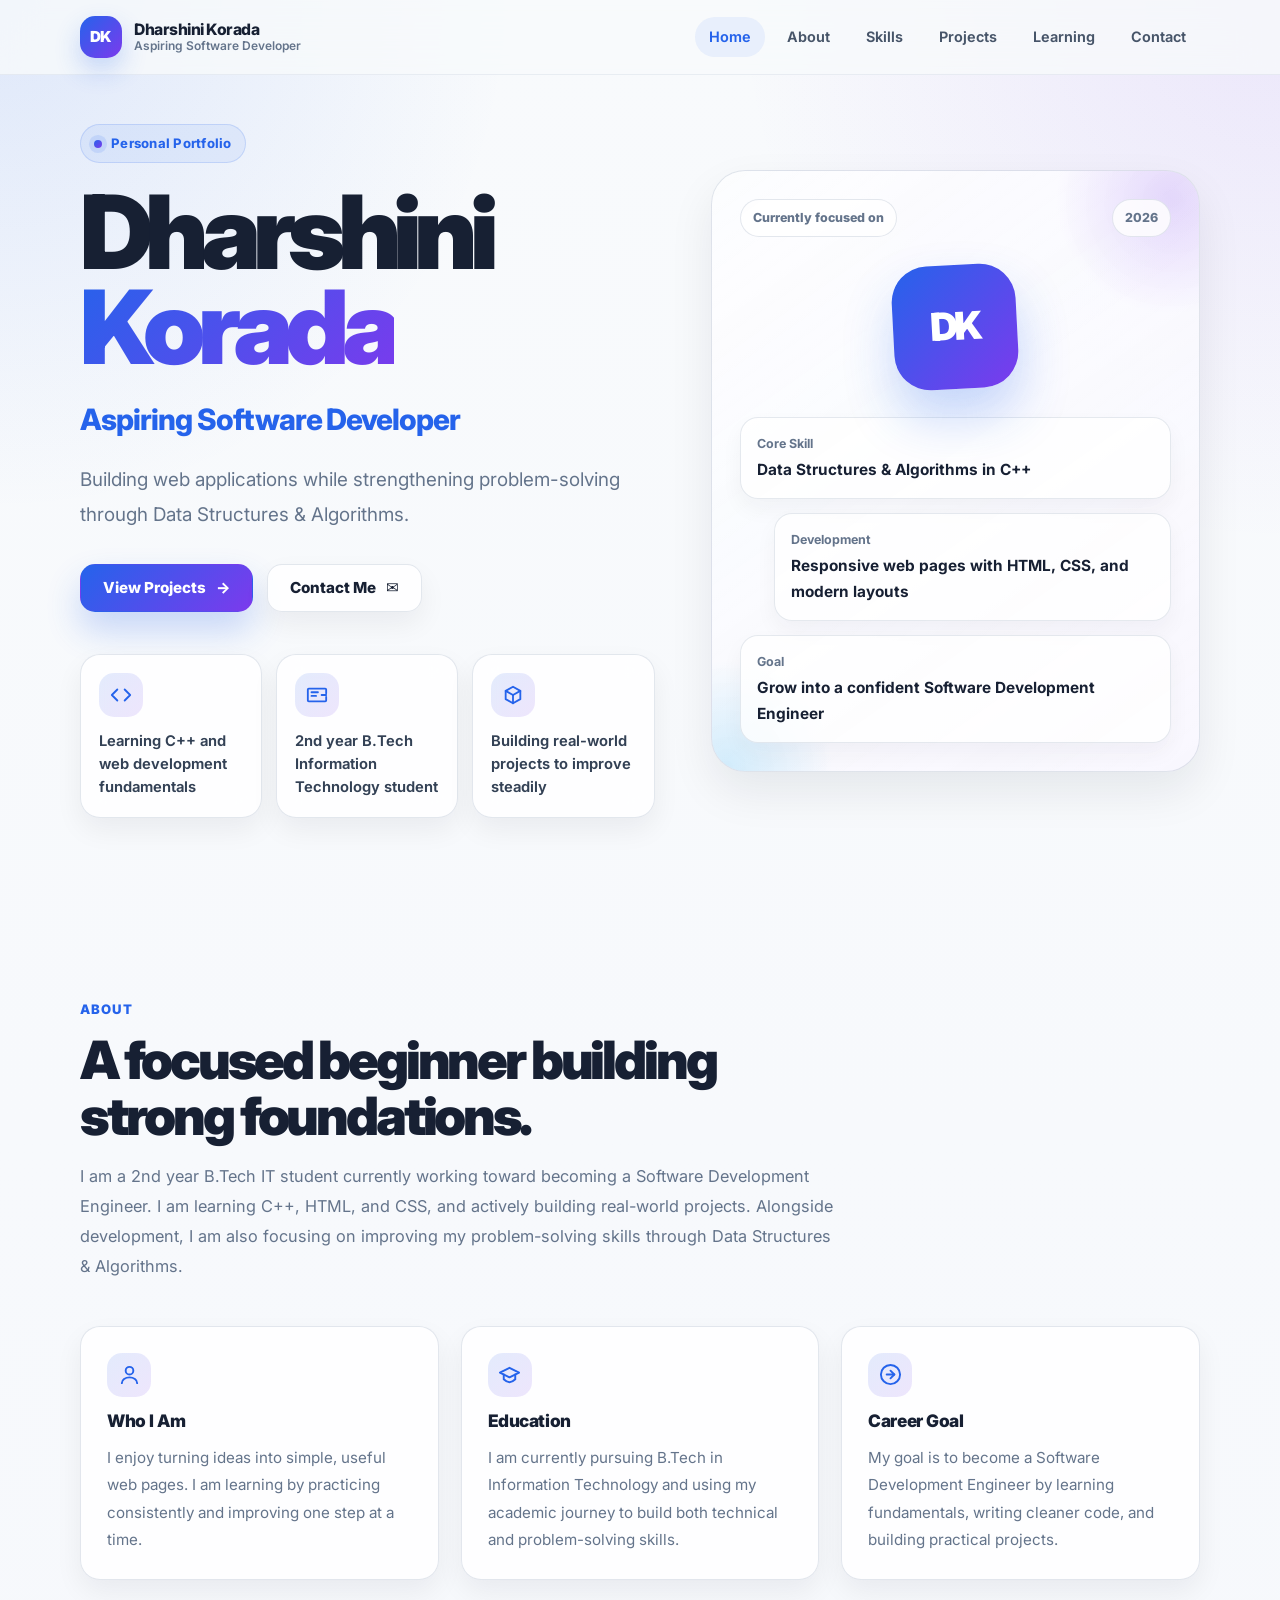
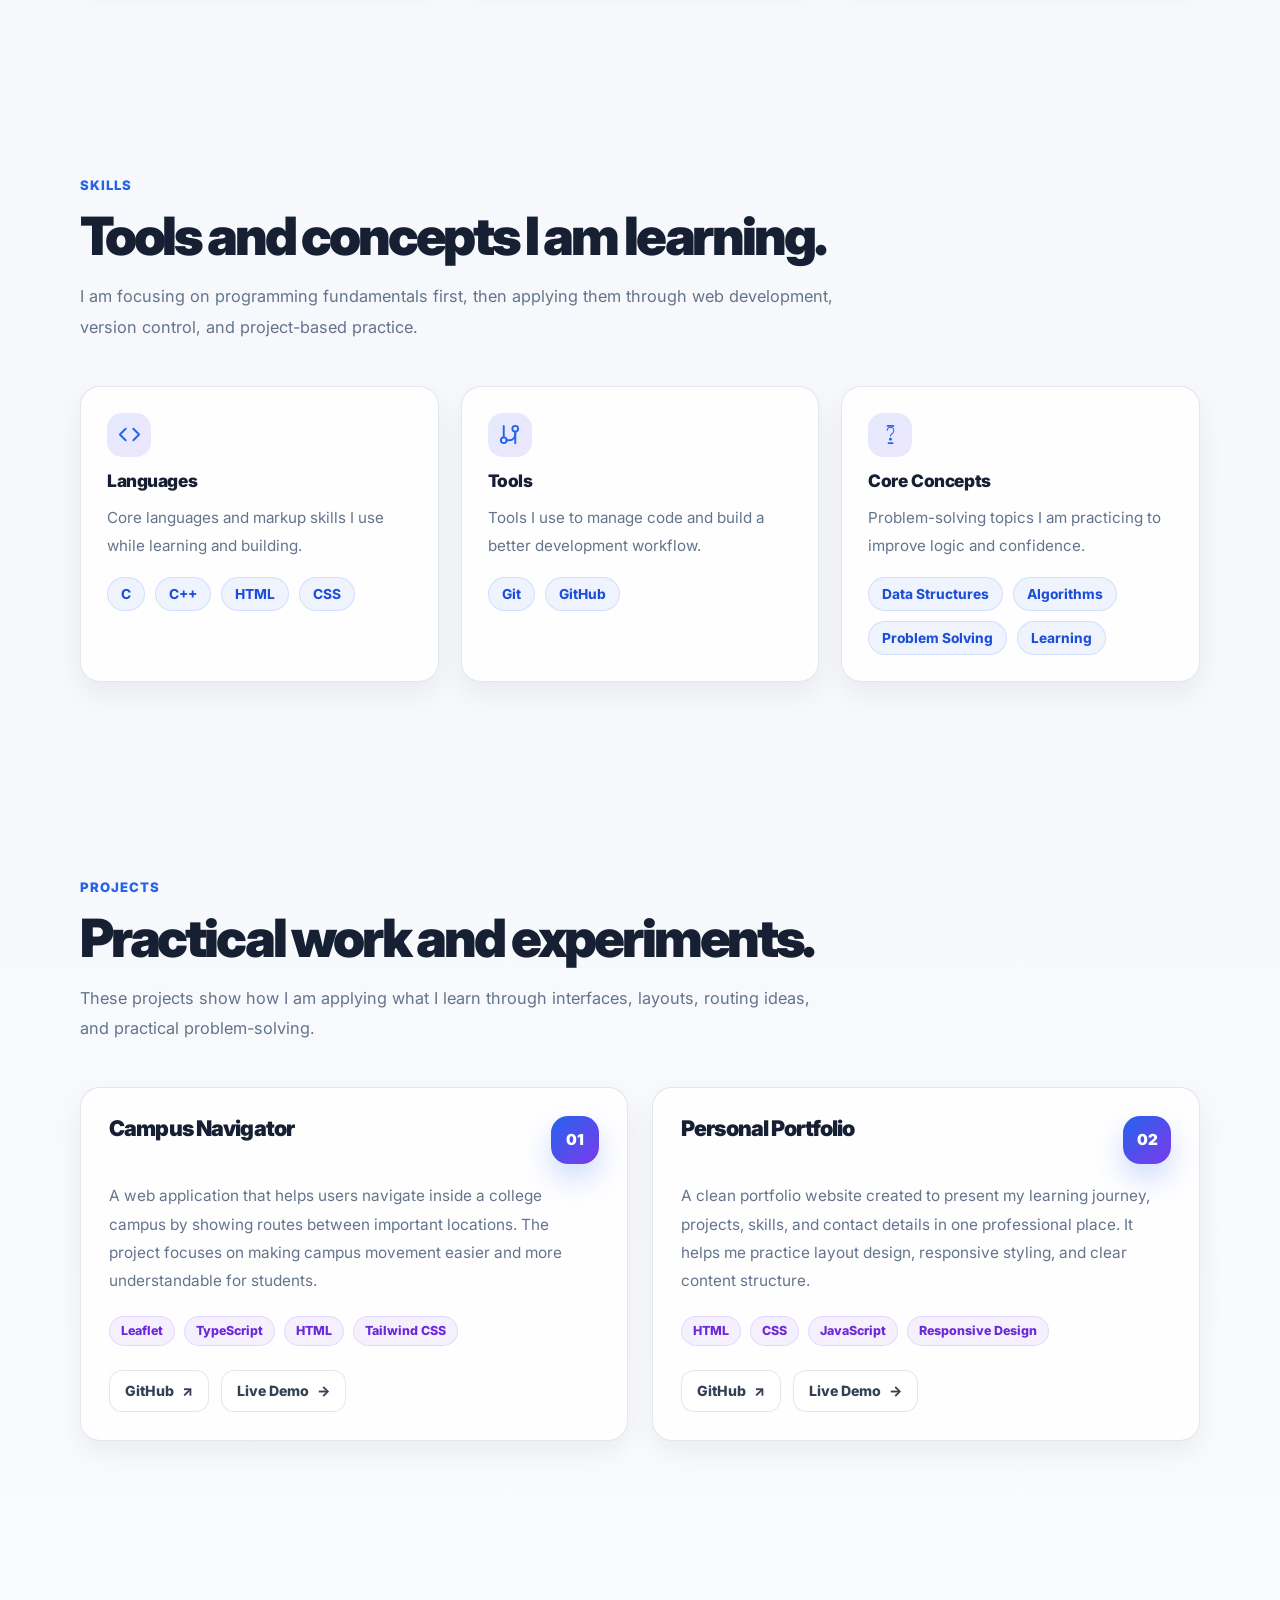
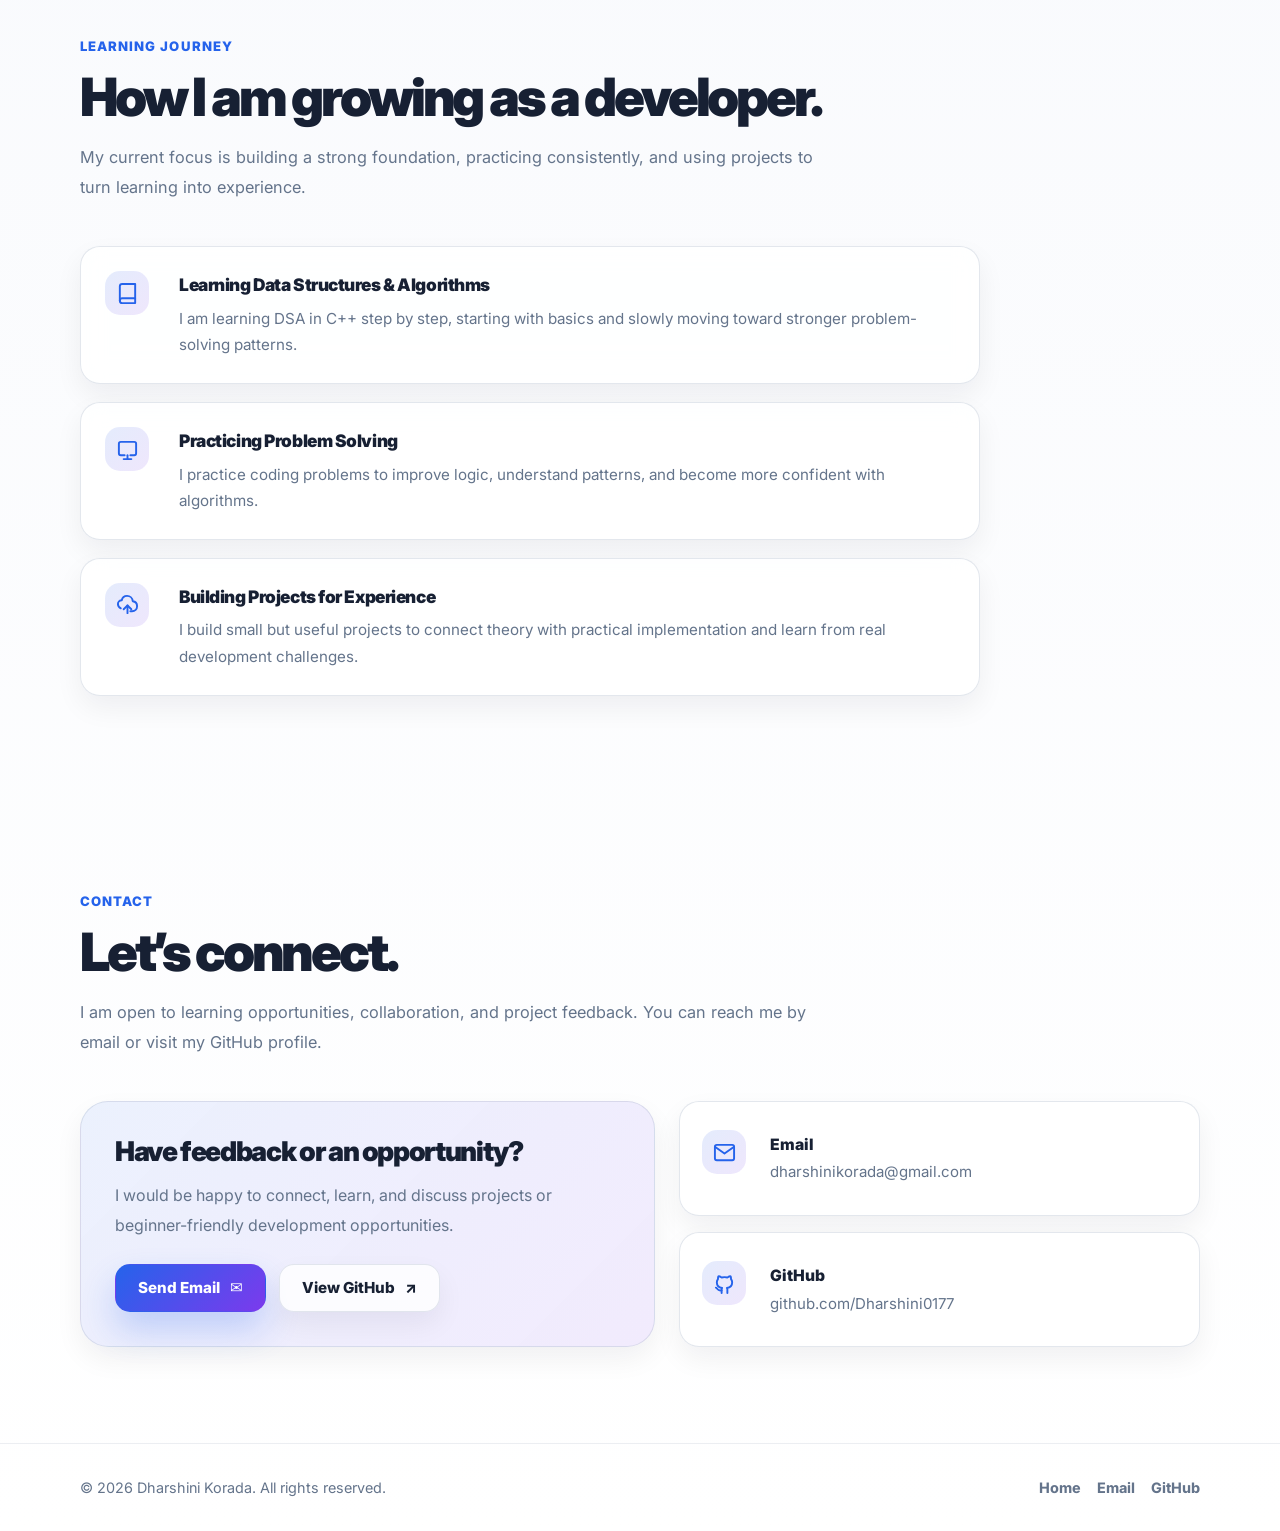
<file: index.html>
<!DOCTYPE html>
<html lang="en">
<head>
  <meta charset="UTF-8" />
  <meta name="viewport" content="width=device-width, initial-scale=1.0" />

  <title>Dharshini Korada | Aspiring Software Developer</title>

  <meta
    name="description"
    content="Portfolio of Dharshini Korada, an aspiring software developer building web applications while strengthening problem-solving through Data Structures and Algorithms."
  />
  <meta name="author" content="Dharshini Korada" />

  <meta property="og:title" content="Dharshini Korada | Portfolio" />
  <meta
    property="og:description"
    content="Aspiring Software Developer learning C++, HTML, CSS, and Data Structures & Algorithms."
  />
  <meta property="og:type" content="website" />

  <link rel="preconnect" href="https://fonts.googleapis.com" />
  <link rel="preconnect" href="https://fonts.gstatic.com" crossorigin />
  <link
    href="https://fonts.googleapis.com/css2?family=Inter:wght@300;400;500;600;700;800;900&display=swap"
    rel="stylesheet"
  />

  <style>
    :root {
      --bg: #f8fafc;
      --bg-soft: #eef4ff;
      --surface: rgba(255, 255, 255, 0.82);
      --surface-solid: #ffffff;
      --text: #172033;
      --muted: #64748b;
      --muted-light: #94a3b8;
      --border: rgba(148, 163, 184, 0.26);
      --primary: #2563eb;
      --secondary: #7c3aed;
      --accent: #0ea5e9;
      --gradient: linear-gradient(135deg, #2563eb 0%, #7c3aed 100%);
      --gradient-soft: linear-gradient(135deg, rgba(37, 99, 235, 0.12), rgba(124, 58, 237, 0.12));
      --shadow: 0 20px 45px rgba(15, 23, 42, 0.08);
      --shadow-soft: 0 12px 28px rgba(15, 23, 42, 0.06);
      --radius-lg: 28px;
      --radius-md: 20px;
      --radius-sm: 14px;
      --container: 1120px;
    }

    * {
      box-sizing: border-box;
      margin: 0;
      padding: 0;
    }

    html {
      scroll-behavior: smooth;
    }

    body {
      min-height: 100vh;
      font-family: "Inter", system-ui, -apple-system, BlinkMacSystemFont, "Segoe UI", sans-serif;
      background:
        radial-gradient(circle at top left, rgba(37, 99, 235, 0.12), transparent 32rem),
        radial-gradient(circle at top right, rgba(124, 58, 237, 0.1), transparent 34rem),
        linear-gradient(180deg, #f8fafc 0%, #f6f8fc 48%, #ffffff 100%);
      color: var(--text);
      line-height: 1.6;
      overflow-x: hidden;
    }

    img,
    svg {
      display: block;
      max-width: 100%;
    }

    a {
      color: inherit;
      text-decoration: none;
    }

    button,
    input,
    textarea {
      font-family: inherit;
    }

    .container {
      width: min(100% - 40px, var(--container));
      margin-inline: auto;
    }

    .site-header {
      position: fixed;
      top: 0;
      left: 0;
      right: 0;
      z-index: 1000;
      border-bottom: 1px solid rgba(148, 163, 184, 0.16);
      background: rgba(248, 250, 252, 0.78);
      backdrop-filter: blur(18px);
      -webkit-backdrop-filter: blur(18px);
    }

    .navbar {
      height: 74px;
      display: flex;
      align-items: center;
      justify-content: space-between;
      gap: 24px;
    }

    .brand {
      display: inline-flex;
      align-items: center;
      gap: 12px;
      font-weight: 800;
      color: var(--text);
      letter-spacing: -0.03em;
    }

    .brand-mark {
      width: 42px;
      height: 42px;
      display: grid;
      place-items: center;
      border-radius: 15px;
      background: var(--gradient);
      color: #ffffff;
      font-size: 0.95rem;
      font-weight: 900;
      box-shadow: 0 12px 26px rgba(37, 99, 235, 0.24);
    }

    .brand-text {
      display: flex;
      flex-direction: column;
      line-height: 1.15;
    }

    .brand-name {
      font-size: 0.98rem;
    }

    .brand-role {
      font-size: 0.75rem;
      color: var(--muted);
      font-weight: 600;
      letter-spacing: 0;
    }

    .nav-links {
      display: flex;
      align-items: center;
      gap: 8px;
      list-style: none;
    }

    .nav-link {
      display: inline-flex;
      align-items: center;
      justify-content: center;
      min-height: 40px;
      padding: 0 14px;
      border-radius: 999px;
      color: #475569;
      font-size: 0.9rem;
      font-weight: 650;
      transition: 0.22s ease;
    }

    .nav-link:hover,
    .nav-link.active {
      color: var(--primary);
      background: rgba(37, 99, 235, 0.08);
    }

    .mobile-toggle {
      display: none;
      width: 44px;
      height: 44px;
      border: 1px solid var(--border);
      border-radius: 14px;
      background: rgba(255, 255, 255, 0.78);
      cursor: pointer;
      color: var(--text);
    }

    .mobile-toggle span {
      display: block;
      width: 18px;
      height: 2px;
      margin: 4px auto;
      border-radius: 999px;
      background: currentColor;
      transition: 0.2s ease;
    }

    .hero {
      position: relative;
      min-height: 100vh;
      display: flex;
      align-items: center;
      padding: 120px 0 78px;
    }

    .hero-grid {
      display: grid;
      grid-template-columns: minmax(0, 1.08fr) minmax(320px, 0.92fr);
      align-items: center;
      gap: 56px;
    }

    .eyebrow {
      display: inline-flex;
      align-items: center;
      gap: 9px;
      width: fit-content;
      padding: 8px 13px;
      margin-bottom: 22px;
      border: 1px solid rgba(37, 99, 235, 0.16);
      border-radius: 999px;
      background: rgba(37, 99, 235, 0.07);
      color: var(--primary);
      font-size: 0.82rem;
      font-weight: 750;
      letter-spacing: 0.02em;
    }

    .eyebrow-dot {
      width: 8px;
      height: 8px;
      border-radius: 50%;
      background: var(--gradient);
      box-shadow: 0 0 0 5px rgba(37, 99, 235, 0.12);
    }

    .hero h1 {
      max-width: 760px;
      color: var(--text);
      font-size: clamp(3.2rem, 8vw, 6.4rem);
      line-height: 0.93;
      letter-spacing: -0.075em;
      font-weight: 900;
      margin-bottom: 20px;
    }

    .gradient-text {
      background: var(--gradient);
      -webkit-background-clip: text;
      background-clip: text;
      color: transparent;
    }

    .hero-role {
      margin-bottom: 20px;
      color: var(--primary);
      font-size: clamp(1.3rem, 2.3vw, 2rem);
      font-weight: 800;
      letter-spacing: -0.035em;
    }

    .hero-tagline {
      max-width: 680px;
      color: var(--muted);
      font-size: clamp(1rem, 1.6vw, 1.18rem);
      line-height: 1.85;
      margin-bottom: 32px;
    }

    .hero-actions {
      display: flex;
      flex-wrap: wrap;
      gap: 14px;
      margin-bottom: 42px;
    }

    .btn {
      display: inline-flex;
      align-items: center;
      justify-content: center;
      gap: 10px;
      min-height: 48px;
      padding: 0 22px;
      border-radius: 15px;
      border: 1px solid transparent;
      font-weight: 800;
      font-size: 0.95rem;
      cursor: pointer;
      transition: transform 0.22s ease, box-shadow 0.22s ease, background 0.22s ease, border-color 0.22s ease;
    }

    .btn:hover {
      transform: translateY(-2px) scale(1.015);
    }

    .btn-primary {
      color: #ffffff;
      background: var(--gradient);
      box-shadow: 0 18px 34px rgba(37, 99, 235, 0.24);
    }

    .btn-primary:hover {
      box-shadow: 0 22px 42px rgba(37, 99, 235, 0.28);
    }

    .btn-secondary {
      color: var(--text);
      background: rgba(255, 255, 255, 0.82);
      border-color: var(--border);
      box-shadow: var(--shadow-soft);
    }

    .btn-secondary:hover {
      border-color: rgba(37, 99, 235, 0.22);
      background: #ffffff;
    }

    .hero-points {
      display: grid;
      grid-template-columns: repeat(3, 1fr);
      gap: 14px;
      max-width: 740px;
    }

    .point-card,
    .card,
    .project-card,
    .timeline-card,
    .contact-card {
      border: 1px solid var(--border);
      background: var(--surface);
      box-shadow: var(--shadow-soft);
      backdrop-filter: blur(12px);
      -webkit-backdrop-filter: blur(12px);
      border-radius: var(--radius-md);
      transition: transform 0.24s ease, box-shadow 0.24s ease, border-color 0.24s ease;
    }

    .point-card {
      padding: 18px;
    }

    .point-card:hover,
    .card:hover,
    .project-card:hover,
    .timeline-card:hover,
    .contact-card:hover {
      transform: translateY(-5px);
      box-shadow: var(--shadow);
      border-color: rgba(37, 99, 235, 0.22);
    }

    .point-icon,
    .card-icon,
    .timeline-icon,
    .contact-icon {
      width: 44px;
      height: 44px;
      display: grid;
      place-items: center;
      border-radius: 15px;
      background: var(--gradient-soft);
      color: var(--primary);
      margin-bottom: 13px;
    }

    .point-card p {
      color: #334155;
      font-size: 0.92rem;
      font-weight: 650;
      line-height: 1.55;
    }

    .hero-visual {
      position: relative;
    }

    .profile-card {
      position: relative;
      padding: 28px;
      border: 1px solid rgba(148, 163, 184, 0.28);
      border-radius: 34px;
      background:
        linear-gradient(145deg, rgba(255, 255, 255, 0.92), rgba(255, 255, 255, 0.72)),
        var(--gradient-soft);
      box-shadow: var(--shadow);
      overflow: hidden;
    }

    .profile-card::before {
      content: "";
      position: absolute;
      width: 240px;
      height: 240px;
      right: -92px;
      top: -92px;
      border-radius: 50%;
      background: radial-gradient(circle, rgba(124, 58, 237, 0.18), transparent 68%);
    }

    .profile-card::after {
      content: "";
      position: absolute;
      width: 220px;
      height: 220px;
      left: -95px;
      bottom: -105px;
      border-radius: 50%;
      background: radial-gradient(circle, rgba(14, 165, 233, 0.17), transparent 68%);
    }

    .profile-inner {
      position: relative;
      z-index: 1;
      min-height: 390px;
      display: flex;
      flex-direction: column;
      justify-content: space-between;
      gap: 28px;
    }

    .profile-top {
      display: flex;
      align-items: center;
      justify-content: space-between;
      gap: 18px;
    }

    .status-pill {
      padding: 8px 12px;
      border-radius: 999px;
      background: rgba(255, 255, 255, 0.82);
      border: 1px solid var(--border);
      color: var(--muted);
      font-size: 0.78rem;
      font-weight: 800;
    }

    .avatar {
      width: 124px;
      height: 124px;
      display: grid;
      place-items: center;
      margin: 0 auto;
      border-radius: 36px;
      background: var(--gradient);
      color: #ffffff;
      font-size: 2.4rem;
      font-weight: 900;
      letter-spacing: -0.08em;
      box-shadow: 0 28px 50px rgba(37, 99, 235, 0.25);
      transform: rotate(-3deg);
    }

    .focus-stack {
      display: grid;
      gap: 14px;
    }

    .focus-item {
      padding: 16px;
      border: 1px solid rgba(148, 163, 184, 0.24);
      border-radius: 18px;
      background: rgba(255, 255, 255, 0.78);
      box-shadow: 0 10px 22px rgba(15, 23, 42, 0.045);
    }

    .focus-item:nth-child(2) {
      margin-left: 34px;
    }

    .focus-label {
      display: block;
      margin-bottom: 3px;
      color: var(--muted);
      font-size: 0.78rem;
      font-weight: 700;
    }

    .focus-item strong {
      color: var(--text);
      font-size: 0.96rem;
      line-height: 1.55;
    }

    .section {
      padding: 96px 0;
      scroll-margin-top: 88px;
    }

    .section-header {
      max-width: 760px;
      margin-bottom: 44px;
    }

    .section-kicker {
      display: inline-flex;
      margin-bottom: 13px;
      color: var(--primary);
      font-size: 0.82rem;
      font-weight: 850;
      letter-spacing: 0.08em;
      text-transform: uppercase;
    }

    .section-title {
      color: var(--text);
      font-size: clamp(2rem, 4.2vw, 3.3rem);
      line-height: 1.06;
      letter-spacing: -0.06em;
      font-weight: 900;
      margin-bottom: 16px;
    }

    .section-description {
      color: var(--muted);
      font-size: 1.02rem;
      line-height: 1.85;
    }

    .about-grid {
      display: grid;
      grid-template-columns: repeat(3, 1fr);
      gap: 22px;
    }

    .card {
      padding: 26px;
    }

    .card h3 {
      color: var(--text);
      font-size: 1.08rem;
      line-height: 1.3;
      font-weight: 850;
      letter-spacing: -0.025em;
      margin-bottom: 12px;
    }

    .card p {
      color: var(--muted);
      font-size: 0.95rem;
      line-height: 1.8;
    }

    .skills-layout {
      display: grid;
      grid-template-columns: repeat(3, 1fr);
      gap: 22px;
    }

    .skill-list {
      display: flex;
      flex-wrap: wrap;
      gap: 10px;
      margin-top: 18px;
    }

    .skill-pill {
      display: inline-flex;
      align-items: center;
      min-height: 34px;
      padding: 0 13px;
      border-radius: 999px;
      border: 1px solid rgba(37, 99, 235, 0.14);
      background: rgba(37, 99, 235, 0.065);
      color: #1d4ed8;
      font-size: 0.86rem;
      font-weight: 750;
    }

    .projects-grid {
      display: grid;
      grid-template-columns: repeat(2, 1fr);
      gap: 24px;
    }

    .project-card {
      display: flex;
      flex-direction: column;
      min-height: 335px;
      padding: 28px;
    }

    .project-top {
      display: flex;
      align-items: flex-start;
      justify-content: space-between;
      gap: 18px;
      margin-bottom: 18px;
    }

    .project-number {
      width: 48px;
      height: 48px;
      flex: 0 0 auto;
      display: grid;
      place-items: center;
      border-radius: 17px;
      background: var(--gradient);
      color: #ffffff;
      font-size: 0.95rem;
      font-weight: 900;
      box-shadow: 0 14px 28px rgba(37, 99, 235, 0.22);
    }

    .project-card h3 {
      color: var(--text);
      font-size: 1.35rem;
      font-weight: 900;
      letter-spacing: -0.04em;
      line-height: 1.2;
      margin-bottom: 12px;
    }

    .project-card p {
      flex: 1;
      color: var(--muted);
      font-size: 0.96rem;
      line-height: 1.85;
      margin-bottom: 20px;
    }

    .tech-list {
      display: flex;
      flex-wrap: wrap;
      gap: 9px;
      margin-bottom: 24px;
    }

    .tech-tag {
      display: inline-flex;
      align-items: center;
      min-height: 30px;
      padding: 0 11px;
      border-radius: 999px;
      border: 1px solid rgba(124, 58, 237, 0.14);
      background: rgba(124, 58, 237, 0.07);
      color: #6d28d9;
      font-size: 0.78rem;
      font-weight: 800;
    }

    .project-actions {
      display: flex;
      flex-wrap: wrap;
      gap: 12px;
      margin-top: auto;
    }

    .small-link {
      display: inline-flex;
      align-items: center;
      justify-content: center;
      gap: 8px;
      min-height: 42px;
      padding: 0 15px;
      border-radius: 13px;
      border: 1px solid var(--border);
      background: #ffffff;
      color: #334155;
      font-size: 0.88rem;
      font-weight: 800;
      transition: 0.22s ease;
    }

    .small-link:hover {
      transform: translateY(-2px);
      border-color: rgba(37, 99, 235, 0.26);
      color: var(--primary);
      box-shadow: 0 12px 24px rgba(15, 23, 42, 0.07);
    }

    .learning-wrap {
      position: relative;
      display: grid;
      gap: 18px;
      max-width: 900px;
    }

    .timeline-card {
      position: relative;
      display: grid;
      grid-template-columns: 56px 1fr;
      gap: 18px;
      padding: 24px;
    }

    .timeline-card h3 {
      color: var(--text);
      font-size: 1.08rem;
      font-weight: 900;
      letter-spacing: -0.025em;
      margin-bottom: 7px;
    }

    .timeline-card p {
      color: var(--muted);
      font-size: 0.95rem;
      line-height: 1.75;
    }

    .timeline-icon {
      margin-bottom: 0;
    }

    .contact-layout {
      display: grid;
      grid-template-columns: minmax(0, 1.05fr) minmax(300px, 0.95fr);
      gap: 24px;
      align-items: stretch;
    }

    .contact-panel {
      padding: 34px;
      border-radius: var(--radius-lg);
      background:
        linear-gradient(135deg, rgba(37, 99, 235, 0.09), rgba(124, 58, 237, 0.1)),
        rgba(255, 255, 255, 0.82);
      border: 1px solid var(--border);
      box-shadow: var(--shadow-soft);
    }

    .contact-panel h3 {
      color: var(--text);
      font-size: 1.7rem;
      line-height: 1.15;
      letter-spacing: -0.05em;
      font-weight: 900;
      margin-bottom: 14px;
    }

    .contact-panel p {
      color: var(--muted);
      line-height: 1.85;
      margin-bottom: 24px;
    }

    .contact-actions {
      display: flex;
      flex-wrap: wrap;
      gap: 13px;
    }

    .contact-list {
      display: grid;
      gap: 16px;
    }

    .contact-card {
      padding: 22px;
      display: grid;
      grid-template-columns: 52px 1fr;
      gap: 16px;
      align-items: center;
    }

    .contact-card h4 {
      color: var(--text);
      font-size: 0.98rem;
      font-weight: 850;
      margin-bottom: 2px;
    }

    .contact-card a,
    .contact-card p {
      color: var(--muted);
      font-size: 0.94rem;
      line-height: 1.6;
      word-break: break-word;
      transition: color 0.2s ease;
    }

    .contact-card a:hover {
      color: var(--primary);
    }

    .site-footer {
      padding: 32px 0;
      border-top: 1px solid rgba(148, 163, 184, 0.18);
      background: rgba(255, 255, 255, 0.52);
    }

    .footer-inner {
      display: flex;
      align-items: center;
      justify-content: space-between;
      gap: 18px;
      color: var(--muted);
      font-size: 0.9rem;
    }

    .footer-links {
      display: flex;
      align-items: center;
      gap: 16px;
    }

    .footer-links a {
      font-weight: 750;
      transition: color 0.2s ease;
    }

    .footer-links a:hover {
      color: var(--primary);
    }

    .reveal {
      opacity: 0;
      transform: translateY(18px);
      transition: opacity 0.65s ease, transform 0.65s ease;
    }

    .reveal.visible {
      opacity: 1;
      transform: translateY(0);
    }

    @media (max-width: 960px) {
      .hero-grid,
      .contact-layout {
        grid-template-columns: 1fr;
      }

      .hero {
        padding-top: 118px;
      }

      .hero-visual {
        max-width: 620px;
      }

      .hero-points,
      .about-grid,
      .skills-layout {
        grid-template-columns: 1fr;
      }

      .projects-grid {
        grid-template-columns: 1fr;
      }
    }

    @media (max-width: 820px) {
      .mobile-toggle {
        display: inline-block;
      }

      .nav-links {
        position: absolute;
        top: calc(100% + 10px);
        left: 20px;
        right: 20px;
        display: grid;
        gap: 6px;
        padding: 12px;
        border: 1px solid var(--border);
        border-radius: 22px;
        background: rgba(255, 255, 255, 0.96);
        box-shadow: var(--shadow);
        transform: translateY(-10px);
        opacity: 0;
        pointer-events: none;
        transition: 0.2s ease;
      }

      .nav-links.open {
        transform: translateY(0);
        opacity: 1;
        pointer-events: auto;
      }

      .nav-link {
        width: 100%;
        justify-content: flex-start;
        padding: 0 16px;
      }

      .mobile-toggle.active span:nth-child(1) {
        transform: translateY(6px) rotate(45deg);
      }

      .mobile-toggle.active span:nth-child(2) {
        opacity: 0;
      }

      .mobile-toggle.active span:nth-child(3) {
        transform: translateY(-6px) rotate(-45deg);
      }
    }

    @media (max-width: 640px) {
      .container {
        width: min(100% - 28px, var(--container));
      }

      .navbar {
        height: 68px;
      }

      .brand-role {
        display: none;
      }

      .hero {
        min-height: auto;
        padding: 112px 0 58px;
      }

      .hero h1 {
        font-size: clamp(2.75rem, 18vw, 4.4rem);
      }

      .hero-actions,
      .contact-actions {
        flex-direction: column;
      }

      .btn {
        width: 100%;
      }

      .point-card,
      .card,
      .project-card,
      .timeline-card,
      .contact-panel {
        border-radius: 20px;
      }

      .profile-card {
        padding: 20px;
        border-radius: 26px;
      }

      .profile-inner {
        min-height: 360px;
      }

      .avatar {
        width: 104px;
        height: 104px;
        border-radius: 30px;
      }

      .focus-item:nth-child(2) {
        margin-left: 0;
      }

      .section {
        padding: 72px 0;
      }

      .project-top {
        flex-direction: column-reverse;
      }

      .timeline-card {
        grid-template-columns: 1fr;
      }

      .contact-card {
        grid-template-columns: 1fr;
      }

      .contact-icon {
        margin-bottom: 0;
      }

      .footer-inner {
        flex-direction: column;
        text-align: center;
      }
    }
  </style>
</head>

<body>
  <header class="site-header">
    <nav class="navbar container" aria-label="Main navigation">
      <a href="#home" class="brand" aria-label="Go to home section">
        <span class="brand-mark">DK</span>
        <span class="brand-text">
          <span class="brand-name">Dharshini Korada</span>
          <span class="brand-role">Aspiring Software Developer</span>
        </span>
      </a>

      <button class="mobile-toggle" id="mobileToggle" aria-label="Toggle navigation menu" aria-expanded="false">
        <span></span>
        <span></span>
        <span></span>
      </button>

      <ul class="nav-links" id="navLinks">
        <li><a class="nav-link active" href="#home">Home</a></li>
        <li><a class="nav-link" href="#about">About</a></li>
        <li><a class="nav-link" href="#skills">Skills</a></li>
        <li><a class="nav-link" href="#projects">Projects</a></li>
        <li><a class="nav-link" href="#learning">Learning</a></li>
        <li><a class="nav-link" href="#contact">Contact</a></li>
      </ul>
    </nav>
  </header>

  <main>
    <section class="hero" id="home">
      <div class="container hero-grid">
        <div class="hero-content reveal">
          <div class="eyebrow">
            <span class="eyebrow-dot"></span>
            Personal Portfolio
          </div>

          <h1>
            Dharshini <span class="gradient-text">Korada</span>
          </h1>

          <p class="hero-role">Aspiring Software Developer</p>

          <p class="hero-tagline">
            Building web applications while strengthening problem-solving through
            Data Structures & Algorithms.
          </p>

          <div class="hero-actions">
            <a href="#projects" class="btn btn-primary">
              View Projects
              <span aria-hidden="true">→</span>
            </a>

            <a href="#contact" class="btn btn-secondary">
              Contact Me
              <span aria-hidden="true">✉</span>
            </a>
          </div>

          <div class="hero-points">
            <div class="point-card">
              <div class="point-icon" aria-hidden="true">
                <svg width="22" height="22" viewBox="0 0 24 24" fill="none">
                  <path d="M16 18L22 12L16 6" stroke="currentColor" stroke-width="2" stroke-linecap="round" stroke-linejoin="round"/>
                  <path d="M8 6L2 12L8 18" stroke="currentColor" stroke-width="2" stroke-linecap="round" stroke-linejoin="round"/>
                </svg>
              </div>
              <p>Learning C++ and web development fundamentals</p>
            </div>

            <div class="point-card">
              <div class="point-icon" aria-hidden="true">
                <svg width="22" height="22" viewBox="0 0 24 24" fill="none">
                  <path d="M22 10V6C22 5.45 21.55 5 21 5H3C2.45 5 2 5.45 2 6V18C2 18.55 2.45 19 3 19H21C21.55 19 22 18.55 22 18V14" stroke="currentColor" stroke-width="2" stroke-linecap="round"/>
                  <path d="M6 9H13" stroke="currentColor" stroke-width="2" stroke-linecap="round"/>
                  <path d="M6 13H11" stroke="currentColor" stroke-width="2" stroke-linecap="round"/>
                  <path d="M17 12H22" stroke="currentColor" stroke-width="2" stroke-linecap="round"/>
                </svg>
              </div>
              <p>2nd year B.Tech Information Technology student</p>
            </div>

            <div class="point-card">
              <div class="point-icon" aria-hidden="true">
                <svg width="22" height="22" viewBox="0 0 24 24" fill="none">
                  <path d="M12 3L20 7.5V16.5L12 21L4 16.5V7.5L12 3Z" stroke="currentColor" stroke-width="2" stroke-linejoin="round"/>
                  <path d="M12 12L20 7.5" stroke="currentColor" stroke-width="2" stroke-linecap="round"/>
                  <path d="M12 12V21" stroke="currentColor" stroke-width="2" stroke-linecap="round"/>
                  <path d="M12 12L4 7.5" stroke="currentColor" stroke-width="2" stroke-linecap="round"/>
                </svg>
              </div>
              <p>Building real-world projects to improve steadily</p>
            </div>
          </div>
        </div>

        <div class="hero-visual reveal">
          <div class="profile-card">
            <div class="profile-inner">
              <div class="profile-top">
                <span class="status-pill">Currently focused on</span>
                <span class="status-pill">2026</span>
              </div>

              <div class="avatar" aria-label="Dharshini Korada initials">DK</div>

              <div class="focus-stack">
                <div class="focus-item">
                  <span class="focus-label">Core Skill</span>
                  <strong>Data Structures & Algorithms in C++</strong>
                </div>

                <div class="focus-item">
                  <span class="focus-label">Development</span>
                  <strong>Responsive web pages with HTML, CSS, and modern layouts</strong>
                </div>

                <div class="focus-item">
                  <span class="focus-label">Goal</span>
                  <strong>Grow into a confident Software Development Engineer</strong>
                </div>
              </div>
            </div>
          </div>
        </div>
      </div>
    </section>

    <section class="section" id="about">
      <div class="container">
        <div class="section-header reveal">
          <span class="section-kicker">About</span>
          <h2 class="section-title">A focused beginner building strong foundations.</h2>
          <p class="section-description">
            I am a 2nd year B.Tech IT student currently working toward becoming a
            Software Development Engineer. I am learning C++, HTML, and CSS, and
            actively building real-world projects. Alongside development, I am also
            focusing on improving my problem-solving skills through Data Structures
            & Algorithms.
          </p>
        </div>

        <div class="about-grid">
          <article class="card reveal">
            <div class="card-icon" aria-hidden="true">
              <svg width="23" height="23" viewBox="0 0 24 24" fill="none">
                <path d="M20 21C20 17.7 16.4 15 12 15C7.6 15 4 17.7 4 21" stroke="currentColor" stroke-width="2" stroke-linecap="round"/>
                <path d="M12 12C14.2 12 16 10.2 16 8C16 5.8 14.2 4 12 4C9.8 4 8 5.8 8 8C8 10.2 9.8 12 12 12Z" stroke="currentColor" stroke-width="2"/>
              </svg>
            </div>
            <h3>Who I Am</h3>
            <p>
              I enjoy turning ideas into simple, useful web pages. I am learning by
              practicing consistently and improving one step at a time.
            </p>
          </article>

          <article class="card reveal">
            <div class="card-icon" aria-hidden="true">
              <svg width="23" height="23" viewBox="0 0 24 24" fill="none">
                <path d="M22 10L12 5L2 10L12 15L22 10Z" stroke="currentColor" stroke-width="2" stroke-linejoin="round"/>
                <path d="M6 12V17C8 19 10 20 12 20C14 20 16 19 18 17V12" stroke="currentColor" stroke-width="2" stroke-linecap="round"/>
              </svg>
            </div>
            <h3>Education</h3>
            <p>
              I am currently pursuing B.Tech in Information Technology and using my
              academic journey to build both technical and problem-solving skills.
            </p>
          </article>

          <article class="card reveal">
            <div class="card-icon" aria-hidden="true">
              <svg width="23" height="23" viewBox="0 0 24 24" fill="none">
                <path d="M12 22C17.52 22 22 17.52 22 12C22 6.48 17.52 2 12 2C6.48 2 2 6.48 2 12C2 17.52 6.48 22 12 22Z" stroke="currentColor" stroke-width="2"/>
                <path d="M12 16L16 12L12 8" stroke="currentColor" stroke-width="2" stroke-linecap="round" stroke-linejoin="round"/>
                <path d="M8 12H16" stroke="currentColor" stroke-width="2" stroke-linecap="round"/>
              </svg>
            </div>
            <h3>Career Goal</h3>
            <p>
              My goal is to become a Software Development Engineer by learning
              fundamentals, writing cleaner code, and building practical projects.
            </p>
          </article>
        </div>
      </div>
    </section>

    <section class="section" id="skills">
      <div class="container">
        <div class="section-header reveal">
          <span class="section-kicker">Skills</span>
          <h2 class="section-title">Tools and concepts I am learning.</h2>
          <p class="section-description">
            I am focusing on programming fundamentals first, then applying them
            through web development, version control, and project-based practice.
          </p>
        </div>

        <div class="skills-layout">
          <article class="card reveal">
            <div class="card-icon" aria-hidden="true">
              <svg width="23" height="23" viewBox="0 0 24 24" fill="none">
                <path d="M16 18L22 12L16 6" stroke="currentColor" stroke-width="2" stroke-linecap="round" stroke-linejoin="round"/>
                <path d="M8 6L2 12L8 18" stroke="currentColor" stroke-width="2" stroke-linecap="round" stroke-linejoin="round"/>
              </svg>
            </div>
            <h3>Languages</h3>
            <p>Core languages and markup skills I use while learning and building.</p>
            <div class="skill-list">
              <span class="skill-pill">C</span>
              <span class="skill-pill">C++</span>
              <span class="skill-pill">HTML</span>
              <span class="skill-pill">CSS</span>
            </div>
          </article>

          <article class="card reveal">
            <div class="card-icon" aria-hidden="true">
              <svg width="23" height="23" viewBox="0 0 24 24" fill="none">
                <path d="M6 3V15" stroke="currentColor" stroke-width="2" stroke-linecap="round"/>
                <path d="M18 9V21" stroke="currentColor" stroke-width="2" stroke-linecap="round"/>
                <path d="M6 15C7.66 15 9 16.34 9 18C9 19.66 7.66 21 6 21C4.34 21 3 19.66 3 18C3 16.34 4.34 15 6 15Z" stroke="currentColor" stroke-width="2"/>
                <path d="M18 3C19.66 3 21 4.34 21 6C21 7.66 19.66 9 18 9C16.34 9 15 7.66 15 6C15 4.34 16.34 3 18 3Z" stroke="currentColor" stroke-width="2"/>
                <path d="M9 18H12C15.31 18 18 15.31 18 12V9" stroke="currentColor" stroke-width="2" stroke-linecap="round"/>
              </svg>
            </div>
            <h3>Tools</h3>
            <p>Tools I use to manage code and build a better development workflow.</p>
            <div class="skill-list">
              <span class="skill-pill">Git</span>
              <span class="skill-pill">GitHub</span>
            </div>
          </article>

          <article class="card reveal">
            <div class="card-icon" aria-hidden="true">
              <svg width="23" height="23" viewBox="0 0 24 24" fill="none">
                <path d="M9 3H15" stroke="currentColor" stroke-width="2" stroke-linecap="round"/>
                <path d="M10 21H14" stroke="currentColor" stroke-width="2" stroke-linecap="round"/>
                <path d="M8 8C8 5.79 9.79 4 12 4C14.21 4 16 5.79 16 8C16 9.66 15.04 10.53 14.12 11.36C13.3 12.1 12.5 12.82 12.5 14H11.5C11.5 12.36 12.48 11.47 13.37 10.66C14.21 9.9 15 9.18 15 8C15 6.34 13.66 5 12 5C10.34 5 9 6.34 9 8H8Z" fill="currentColor"/>
                <path d="M12 17H12.01" stroke="currentColor" stroke-width="3" stroke-linecap="round"/>
              </svg>
            </div>
            <h3>Core Concepts</h3>
            <p>Problem-solving topics I am practicing to improve logic and confidence.</p>
            <div class="skill-list">
              <span class="skill-pill">Data Structures</span>
              <span class="skill-pill">Algorithms</span>
              <span class="skill-pill">Problem Solving</span>
              <span class="skill-pill">Learning</span>
            </div>
          </article>
        </div>
      </div>
    </section>

    <section class="section" id="projects">
      <div class="container">
        <div class="section-header reveal">
          <span class="section-kicker">Projects</span>
          <h2 class="section-title">Practical work and experiments.</h2>
          <p class="section-description">
            These projects show how I am applying what I learn through interfaces,
            layouts, routing ideas, and practical problem-solving.
          </p>
        </div>

        <div class="projects-grid">
          <article class="project-card reveal">
            <div class="project-top">
              <div>
                <h3>Campus Navigator</h3>
              </div>
              <span class="project-number">01</span>
            </div>

            <p>
              A web application that helps users navigate inside a college campus
              by showing routes between important locations. The project focuses on
              making campus movement easier and more understandable for students.
            </p>

            <div class="tech-list">
              <span class="tech-tag">Leaflet</span>
              <span class="tech-tag">TypeScript</span>
              <span class="tech-tag">HTML</span>
              <span class="tech-tag">Tailwind CSS</span>
            </div>

            <div class="project-actions">
              <a class="small-link" href="https://github.com/Dharshini0177" target="_blank" rel="noopener noreferrer">
                GitHub
                <span aria-hidden="true">↗</span>
              </a>
              <a class="small-link" href="#" aria-label="Live demo placeholder">
                Live Demo
                <span aria-hidden="true">→</span>
              </a>
            </div>
          </article>

          <article class="project-card reveal">
            <div class="project-top">
              <div>
                <h3>Personal Portfolio</h3>
              </div>
              <span class="project-number">02</span>
            </div>

            <p>
              A clean portfolio website created to present my learning journey,
              projects, skills, and contact details in one professional place.
              It helps me practice layout design, responsive styling, and clear content structure.
            </p>

            <div class="tech-list">
              <span class="tech-tag">HTML</span>
              <span class="tech-tag">CSS</span>
              <span class="tech-tag">JavaScript</span>
              <span class="tech-tag">Responsive Design</span>
            </div>

            <div class="project-actions">
              <a class="small-link" href="https://github.com/Dharshini0177" target="_blank" rel="noopener noreferrer">
                GitHub
                <span aria-hidden="true">↗</span>
              </a>
              <a class="small-link" href="#" aria-label="Live demo placeholder">
                Live Demo
                <span aria-hidden="true">→</span>
              </a>
            </div>
          </article>
        </div>
      </div>
    </section>

    <section class="section" id="learning">
      <div class="container">
        <div class="section-header reveal">
          <span class="section-kicker">Learning Journey</span>
          <h2 class="section-title">How I am growing as a developer.</h2>
          <p class="section-description">
            My current focus is building a strong foundation, practicing
            consistently, and using projects to turn learning into experience.
          </p>
        </div>

        <div class="learning-wrap">
          <article class="timeline-card reveal">
            <div class="timeline-icon" aria-hidden="true">
              <svg width="23" height="23" viewBox="0 0 24 24" fill="none">
                <path d="M4 19.5C4 18.12 5.12 17 6.5 17H20" stroke="currentColor" stroke-width="2" stroke-linecap="round"/>
                <path d="M6.5 2H20V22H6.5C5.12 22 4 20.88 4 19.5V4.5C4 3.12 5.12 2 6.5 2Z" stroke="currentColor" stroke-width="2" stroke-linejoin="round"/>
              </svg>
            </div>
            <div>
              <h3>Learning Data Structures & Algorithms</h3>
              <p>
                I am learning DSA in C++ step by step, starting with basics and
                slowly moving toward stronger problem-solving patterns.
              </p>
            </div>
          </article>

          <article class="timeline-card reveal">
            <div class="timeline-icon" aria-hidden="true">
              <svg width="23" height="23" viewBox="0 0 24 24" fill="none">
                <path d="M9 18H5C3.9 18 3 17.1 3 16V6C3 4.9 3.9 4 5 4H19C20.1 4 21 4.9 21 6V16C21 17.1 20.1 18 19 18H15" stroke="currentColor" stroke-width="2" stroke-linecap="round"/>
                <path d="M8 22H16" stroke="currentColor" stroke-width="2" stroke-linecap="round"/>
                <path d="M12 18V22" stroke="currentColor" stroke-width="2" stroke-linecap="round"/>
              </svg>
            </div>
            <div>
              <h3>Practicing Problem Solving</h3>
              <p>
                I practice coding problems to improve logic, understand patterns,
                and become more confident with algorithms.
              </p>
            </div>
          </article>

          <article class="timeline-card reveal">
            <div class="timeline-icon" aria-hidden="true">
              <svg width="23" height="23" viewBox="0 0 24 24" fill="none">
                <path d="M5 16C3 15 2 13.5 2 11.5C2 9.29 3.79 7.5 6 7.5C6.58 4.95 8.84 3 11.5 3C14.66 3 17.24 5.47 17.47 8.58C20.04 8.91 22 11.1 22 13.75C22 16.65 19.65 19 16.75 19H15" stroke="currentColor" stroke-width="2" stroke-linecap="round" stroke-linejoin="round"/>
                <path d="M12 13V21" stroke="currentColor" stroke-width="2" stroke-linecap="round"/>
                <path d="M8 17L12 13L16 17" stroke="currentColor" stroke-width="2" stroke-linecap="round" stroke-linejoin="round"/>
              </svg>
            </div>
            <div>
              <h3>Building Projects for Experience</h3>
              <p>
                I build small but useful projects to connect theory with practical
                implementation and learn from real development challenges.
              </p>
            </div>
          </article>
        </div>
      </div>
    </section>

    <section class="section" id="contact">
      <div class="container">
        <div class="section-header reveal">
          <span class="section-kicker">Contact</span>
          <h2 class="section-title">Let’s connect.</h2>
          <p class="section-description">
            I am open to learning opportunities, collaboration, and project
            feedback. You can reach me by email or visit my GitHub profile.
          </p>
        </div>

        <div class="contact-layout">
          <div class="contact-panel reveal">
            <h3>Have feedback or an opportunity?</h3>
            <p>
              I would be happy to connect, learn, and discuss projects or beginner-friendly
              development opportunities.
            </p>

            <div class="contact-actions">
              <a class="btn btn-primary" href="mailto:dharshinikorada@gmail.com">
                Send Email
                <span aria-hidden="true">✉</span>
              </a>

              <a class="btn btn-secondary" href="https://github.com/Dharshini0177" target="_blank" rel="noopener noreferrer">
                View GitHub
                <span aria-hidden="true">↗</span>
              </a>
            </div>
          </div>

          <div class="contact-list">
            <article class="contact-card reveal">
              <div class="contact-icon" aria-hidden="true">
                <svg width="23" height="23" viewBox="0 0 24 24" fill="none">
                  <path d="M4 4H20C21.1 4 22 4.9 22 6V18C22 19.1 21.1 20 20 20H4C2.9 20 2 19.1 2 18V6C2 4.9 2.9 4 4 4Z" stroke="currentColor" stroke-width="2" stroke-linejoin="round"/>
                  <path d="M22 6L12 13L2 6" stroke="currentColor" stroke-width="2" stroke-linejoin="round"/>
                </svg>
              </div>
              <div>
                <h4>Email</h4>
                <a href="mailto:dharshinikorada@gmail.com">dharshinikorada@gmail.com</a>
              </div>
            </article>

            <article class="contact-card reveal">
              <div class="contact-icon" aria-hidden="true">
                <svg width="23" height="23" viewBox="0 0 24 24" fill="none">
                  <path d="M9 19C4.7 20.4 4.7 16.8 3 16.3" stroke="currentColor" stroke-width="2" stroke-linecap="round"/>
                  <path d="M15 22V18.7C15 17.7 15.1 17.3 14.5 16.7C17.3 16.4 20 15.3 20 10.7C20 9.5 19.5 8.4 18.8 7.5C18.9 6.5 18.7 5.4 18.4 4.5C18.4 4.5 17.4 4.2 15 5.7C13 5.2 11 5.2 9 5.7C6.6 4.2 5.6 4.5 5.6 4.5C5.3 5.4 5.1 6.5 5.2 7.5C4.5 8.4 4 9.5 4 10.7C4 15.3 6.7 16.4 9.5 16.7C8.9 17.3 8.8 17.9 9 18.7V22" stroke="currentColor" stroke-width="2" stroke-linecap="round" stroke-linejoin="round"/>
                </svg>
              </div>
              <div>
                <h4>GitHub</h4>
                <a href="https://github.com/Dharshini0177" target="_blank" rel="noopener noreferrer">
                  github.com/Dharshini0177
                </a>
              </div>
            </article>
          </div>
        </div>
      </div>
    </section>
  </main>

  <footer class="site-footer">
    <div class="container footer-inner">
      <p>© <span id="year"></span> Dharshini Korada. All rights reserved.</p>

      <div class="footer-links">
        <a href="#home">Home</a>
        <a href="mailto:dharshinikorada@gmail.com">Email</a>
        <a href="https://github.com/Dharshini0177" target="_blank" rel="noopener noreferrer">GitHub</a>
      </div>
    </div>
  </footer>

  <script>
    const yearElement = document.getElementById("year");
    yearElement.textContent = new Date().getFullYear();

    const mobileToggle = document.getElementById("mobileToggle");
    const navLinks = document.getElementById("navLinks");
    const navItems = document.querySelectorAll(".nav-link");

    mobileToggle.addEventListener("click", () => {
      const isOpen = navLinks.classList.toggle("open");
      mobileToggle.classList.toggle("active", isOpen);
      mobileToggle.setAttribute("aria-expanded", String(isOpen));
    });

    navItems.forEach((link) => {
      link.addEventListener("click", () => {
        navLinks.classList.remove("open");
        mobileToggle.classList.remove("active");
        mobileToggle.setAttribute("aria-expanded", "false");
      });
    });

    const revealElements = document.querySelectorAll(".reveal");

    const revealObserver = new IntersectionObserver(
      (entries) => {
        entries.forEach((entry) => {
          if (entry.isIntersecting) {
            entry.target.classList.add("visible");
            revealObserver.unobserve(entry.target);
          }
        });
      },
      {
        threshold: 0.13,
        rootMargin: "0px 0px -40px 0px"
      }
    );

    revealElements.forEach((element, index) => {
      element.style.transitionDelay = `${Math.min(index % 4, 3) * 70}ms`;
      revealObserver.observe(element);
    });

    const sections = document.querySelectorAll("section[id]");

    const activeSectionObserver = new IntersectionObserver(
      (entries) => {
        entries.forEach((entry) => {
          if (entry.isIntersecting) {
            const id = entry.target.getAttribute("id");

            navItems.forEach((link) => {
              link.classList.toggle(
                "active",
                link.getAttribute("href") === `#${id}`
              );
            });
          }
        });
      },
      {
        threshold: 0.42
      }
    );

    sections.forEach((section) => {
      activeSectionObserver.observe(section);
    });
  </script>
</body>
</html>
</file>
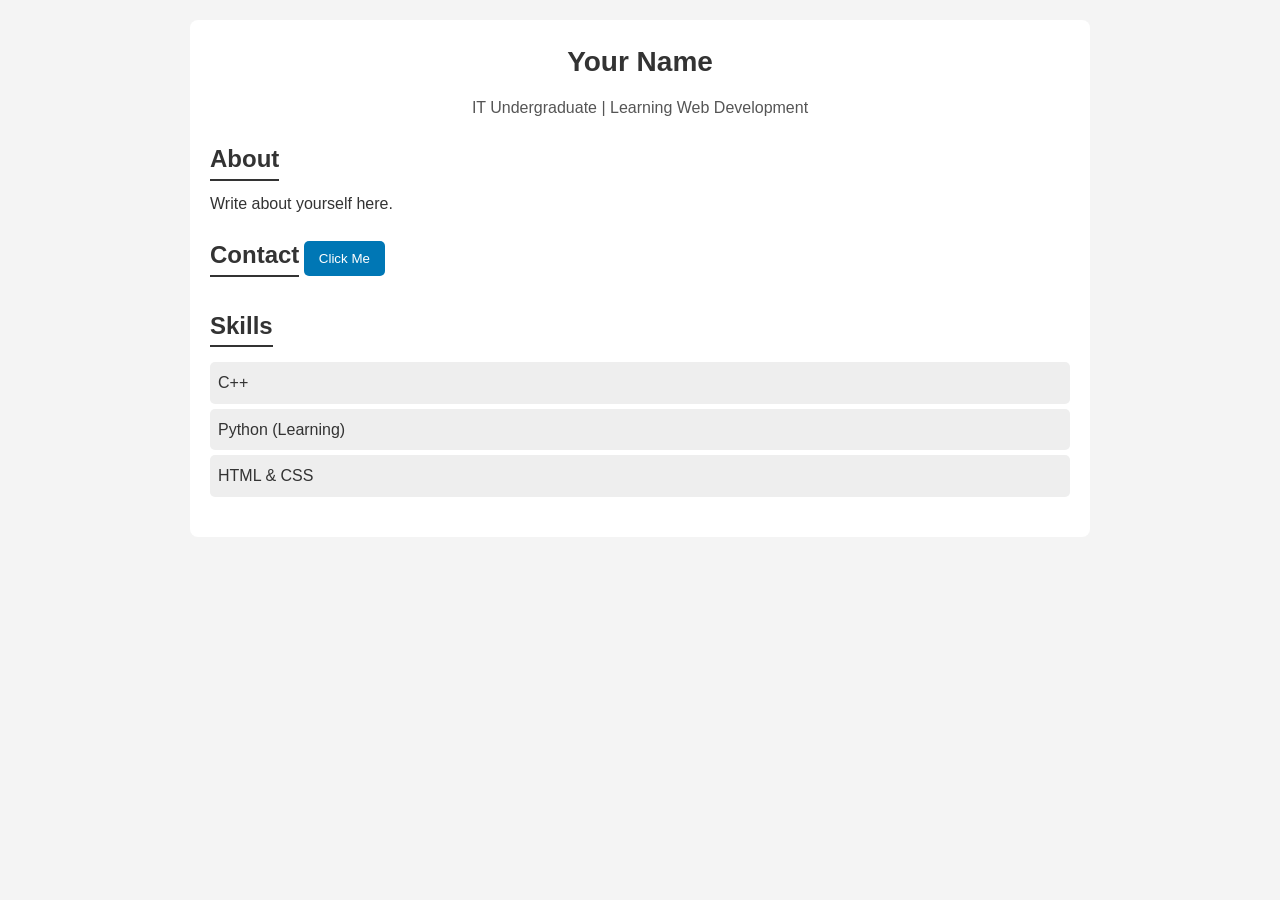
<file: Task-1-Portfolio/index.html>
<!DOCTYPE html>
<html>
<head>
    <title>My Portfolio</title>
    <link rel="stylesheet" href="style.css">
</head>
<body>
    <div class="container">
        <header>
            <h1>Your Name</h1>
            <p>IT Undergraduate | Learning Web Development</p>
        </header>

        <section>
            <h2>About</h2>
            <p>Write about yourself here.</p>
        </section>
        <section>
            <h2>Contact</h2>
            <button onclick="showMessage()">Click Me</button>
        </section>
        <section>
            <h2>Skills</h2>
            <ul>
                <li>C++</li>
                <li>Python (Learning)</li>
                <li>HTML & CSS</li>
            </ul>
        </section>
    </div>
    <script src="script.js"></script>
</body>
</html>
</file>
<file: Task-1-Portfolio/style.css>
/* Reset default spacing */
* {
    margin: 0;
    padding: 0;
    box-sizing: border-box;
}

/* Body styling */
body {
    font-family: Arial, sans-serif;
    line-height: 1.6;
    background-color: #f4f4f4;
    color: #333;
    padding: 20px;
}

/* Container */
.container {
    max-width: 900px;
    margin: auto;
    background: #fff;
    padding: 20px;
    border-radius: 8px;
}

/* Header */
header {
    text-align: center;
    margin-bottom: 20px;
}

header h1 {
    font-size: 28px;
    margin-bottom: 10px;
}

header p {
    color: #555;
}

/* Sections */
section {
    margin-bottom: 20px;
}

section h2 {
    margin-bottom: 10px;
    border-bottom: 2px solid #333;
    display: inline-block;
}

/* Skills list */
ul {
    list-style: none;
}

ul li {
    background: #eee;
    margin: 5px 0;
    padding: 8px;
    border-radius: 5px;
}

/* Links */
a {
    color: #0077b5;
    text-decoration: none;
}

a:hover {
    text-decoration: underline;
}

/* Button (for future use) */
button {
    padding: 10px 15px;
    border: none;
    background: #0077b5;
    color: #fff;
    border-radius: 5px;
    cursor: pointer;
}

button:hover {
    background: #005f8d;
}
</file>
